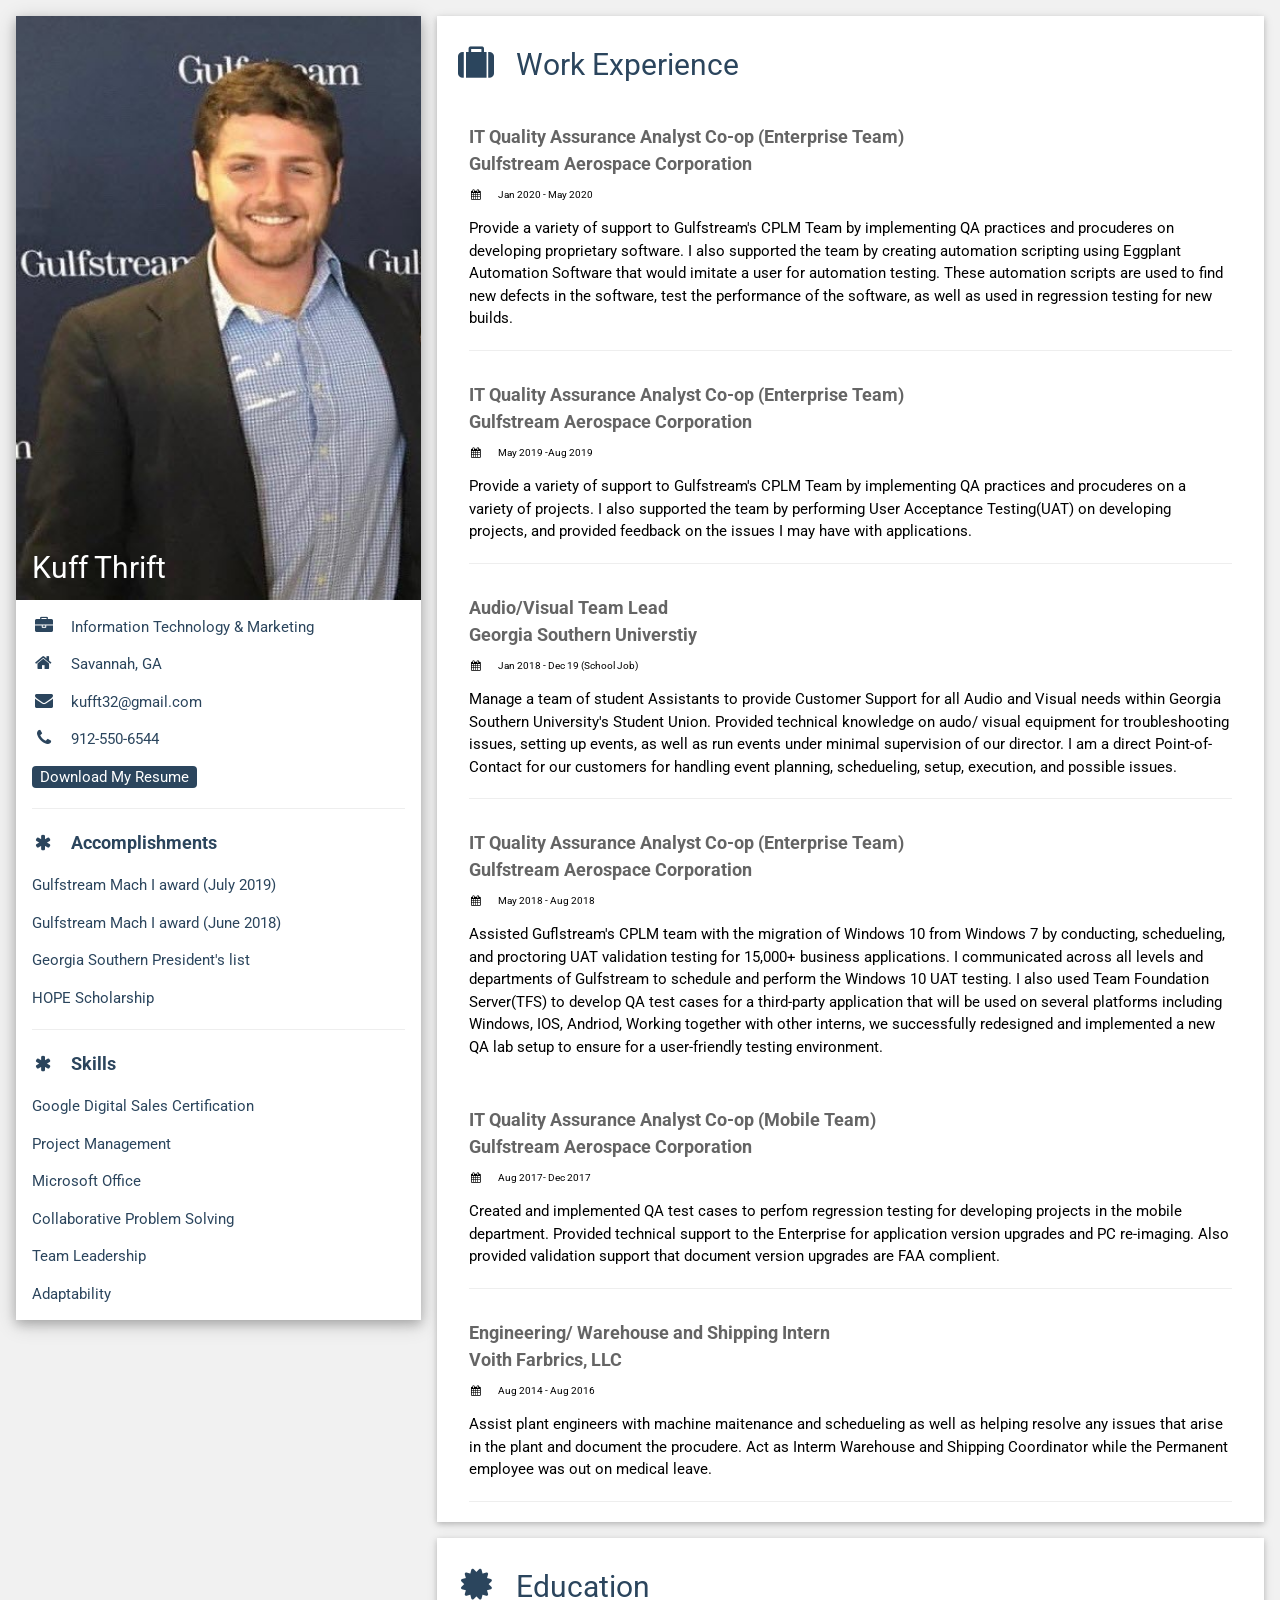
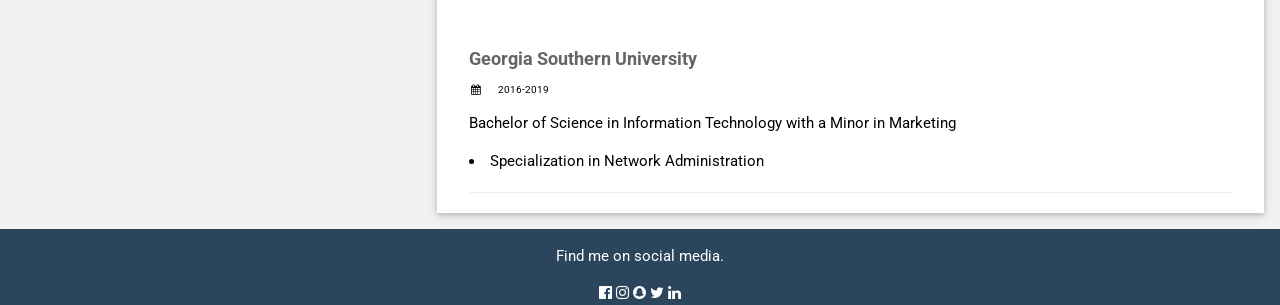
<file: index.html>
<!DOCTYPE html>
<html>
<head>
  <title>Kuff Thrift</title>
  <meta charset="UTF-8">
  <meta name="keywords" content="Information Technology, IT, Marketing, Sales, Management, Mechanics, Leadership, Networking, SAP, ERP, Enterprise, SCRUM, AGILE,">
  <link rel="stylesheet" href="extra2.css">
  <link rel='stylesheet' href='https://fonts.googleapis.com/css?family=Roboto'>
  <link rel="stylesheet" href="https://cdnjs.cloudflare.com/ajax/libs/font-awesome/4.7.0/css/font-awesome.min.css">
  <script async src="https://pagead2.googlesyndication.com/pagead/js/adsbygoogle.js"></script>
<script>
  (adsbygoogle = window.adsbygoogle || []).push({
    google_ad_client: "ca-pub-8898181731815978",
    enable_page_level_ads: true
  });
</script>
  <style>
    html,body,h1,h2,h3,h4,h5,h6 {font-family: "Roboto", sans-serif}
  </style>
  <!-- Global site tag (gtag.js) - Google Analytics -->
<script async src="https://www.googletagmanager.com/gtag/js?id=UA-144360440-1"></script>
<script>
  window.dataLayer = window.dataLayer || [];
  function gtag(){dataLayer.push(arguments);}
  gtag('js', new Date());

  gtag('config', 'UA-144360440-1');
</script>
</head>
<body class="w3-light-grey">

<!-- Page Container -->
<div class="w3-content w3-margin-top" style="max-width:1400px;">

  <!-- The Grid -->
  <div class="w3-row-padding">

    <!-- Left Column -->
    <div class="w3-third">

      <div class="w3-white w3-text-grey w3-card-4">
        <div class="w3-display-container">
          <img src="me3.jpg" style="width:100%" alt="Avatar">
          <div class="w3-display-bottomleft w3-container w3-text-black">
            <h2>Kuff Thrift</h2>
          </div>
        </div>
        <div class="w3-container">
          <p><i class="fa fa-briefcase fa-fw w3-margin-right w3-large w3-text-teal"></i>Information Technology & Marketing</p>
          <p><i class="fa fa-home fa-fw w3-margin-right w3-large w3-text-teal"></i>Savannah, GA</p>
          <p><i class="fa fa-envelope fa-fw w3-margin-right w3-large w3-text-teal"></i>kufft32@gmail.com</p>
          <p><i class="fa fa-phone fa-fw w3-margin-right w3-large w3-text-teal"></i>912-550-6544</p>
          <p id="resume"><span class="w3-tag w3-teal w3-round"><a href="Thrift-Andrew -Resume -20 (1).pdf" Download>Download My Resume</a></span><p>
          <hr>

          <p class="w3-large"><b><i class="fa fa-asterisk fa-fw w3-margin-right w3-text-teal"></i>Accomplishments</b></p>
          <p>Gulfstream Mach I award (July 2019)</p>
          <p>Gulfstream Mach I award (June 2018)</p>
          <p>Georgia Southern President's list</p>
          <p>HOPE Scholarship</p>



          <hr>
          <p class="w3-large"><b><i class="fa fa-asterisk fa-fw w3-margin-right w3-text-teal"></i>Skills</b></p>
          <p>Google Digital Sales Certification</p>
          <p>Project Management</p>
          <p>Microsoft Office</p>
          <p>Collaborative Problem Solving</p>
          <p>Team Leadership</p>
          <p>Adaptability</p>

        </div>
      </div><br>

    <!-- End Left Column -->
    </div>

    <!-- Right Column -->
    <div class="w3-twothird">

      <div class="w3-container w3-card w3-white w3-margin-bottom">
        <h2 class="w3-text-grey w3-padding-16"><i class="fa fa-suitcase fa-fw w3-margin-right w3-xxlarge w3-text-teal"></i>Work Experience</h2>
        <div class="w3-container">
          <h5 class="w3-opacity"><b>IT Quality Assurance Analyst Co-op (Enterprise Team)<br>Gulfstream Aerospace Corporation</b></h5>
          <h6 class="w3-text-teal"><i class="fa fa-calendar fa-fw w3-margin-right"></i>Jan 2020 - May 2020</h6>
          <p>Provide a variety of support to Gulfstream's CPLM Team by implementing QA practices and procuderes on developing proprietary software. I also supported the team by creating automation scripting
         using Eggplant Automation Software that would imitate a user for automation testing. These automation scripts are used to find new defects in the software, test the performance of the software, as
       well as used in regression testing for new builds.</p>
          <hr>
        </div>
        <div class="w3-container">
          <h5 class="w3-opacity"><b>IT Quality Assurance Analyst Co-op (Enterprise Team)<br>Gulfstream Aerospace Corporation</b></h5>
          <h6 class="w3-text-teal"><i class="fa fa-calendar fa-fw w3-margin-right"></i>May 2019 -Aug 2019</h6>
          <p>Provide a variety of support to Gulfstream's CPLM Team by implementing QA practices and procuderes on a variety of projects. I also supported the team by performing User Acceptance
          Testing(UAT) on developing projects, and provided feedback on the issues I may have with applications.</p>
          <hr>
        </div>
        <div class="w3-container">
          <h5 class="w3-opacity"><b>Audio/Visual Team Lead<br> Georgia Southern Universtiy</b></h5>
          <h6 class="w3-text-teal"><i class="fa fa-calendar fa-fw w3-margin-right"></i>Jan 2018 - Dec 19 (School Job)</h6>
          <p>Manage a team of student Assistants to provide Customer Support for all Audio and Visual needs within Georgia Southern University's Student Union.
             Provided technical knowledge on audo/ visual equipment for troubleshooting issues, setting up events, as well as run events under minimal supervision of our director.
             I am a direct Point-of-Contact for our customers for handling event planning, schedueling, setup, execution, and possible issues.
          <hr>
        </div>
        <div class="w3-container">
          <h5 class="w3-opacity"><b>IT Quality Assurance Analyst Co-op (Enterprise Team)<br> Gulfstream Aerospace Corporation</b></h5>
          <h6 class="w3-text-teal"><i class="fa fa-calendar fa-fw w3-margin-right"></i>May 2018 - Aug 2018</h6>
          <p>Assisted Guflstream's CPLM team with the migration of Windows 10 from Windows 7 by conducting, schedueling, and proctoring UAT validation testing for 15,000+ business applications.
            I communicated across all levels and departments of Gulfstream to schedule and perform the Windows 10 UAT testing.
            I also used Team Foundation Server(TFS) to develop QA test cases for a third-party application that will be used on several platforms including Windows, IOS, Andriod,
            Working together with other interns, we successfully redesigned and implemented a new QA lab setup to ensure for a user-friendly testing environment.
           </p><br>
        </div>
        <div class="w3-container">
          <h5 class="w3-opacity"><b>IT Quality Assurance Analyst Co-op (Mobile Team)<br> Gulfstream Aerospace Corporation</b></h5>
          <h6 class="w3-text-teal"><i class="fa fa-calendar fa-fw w3-margin-right"></i>Aug 2017- Dec 2017</h6>
          <p>Created and implemented QA test cases to perfom regression testing for developing projects in the mobile department. Provided technical support to the Enterprise
          for application version upgrades and PC re-imaging. Also provided validation support that document version upgrades are FAA complient.</p>
          <hr>
        </div>
        <div class="w3-container">
          <h5 class="w3-opacity"><b>Engineering/ Warehouse and Shipping Intern<br> Voith Farbrics, LLC</b></h5>
          <h6 class="w3-text-teal"><i class="fa fa-calendar fa-fw w3-margin-right"></i>Aug 2014 - Aug 2016</h6>
          <p>Assist plant engineers with machine maitenance and schedueling as well as helping resolve any issues that arise in the plant and document the procudere.
            Act as Interm Warehouse and Shipping Coordinator while the Permanent employee was out on medical leave.</p>
          <hr>
        </div>
      </div>

      <div class="w3-container w3-card w3-white">
        <h2 class="w3-text-grey w3-padding-16"><i class="fa fa-certificate fa-fw w3-margin-right w3-xxlarge w3-text-teal"></i>Education</h2>
        <div class="w3-container">
          <h5 class="w3-opacity"><b>Georgia Southern University</b></h5>
          <h6 class="w3-text-teal"><i class="fa fa-calendar fa-fw w3-margin-right"></i>2016-2019</h6>
          <p>Bachelor of Science in Information Technology with a Minor in Marketing<br>
            <li>Specialization in Network Administration  </li>
          </p>
          <hr>
        </div>

      </div>

    <!-- End Right Column -->
    </div>

  <!-- End Grid -->
  </div>

  <!-- End Page Container -->
</div>

<footer class="w3-container w3-teal w3-center w3-margin-top">
  <p>Find me on social media.</p>
  <a href="https://www.facebook.com/kuff.thrift" class="fa fa-facebook-official w3-hover-opacity"></a>
  <i class="fa fa-instagram w3-hover-opacity"></i>
  <i class="fa fa-snapchat w3-hover-opacity"></i>
  <i class="fa fa-twitter w3-hover-opacity"></i>
  <a href="https://www.linkedin.com/in/andrew-thrift" class="fa fa-linkedin w3-hover-opacity"></a>
</footer>

</body>
</html>
</file>
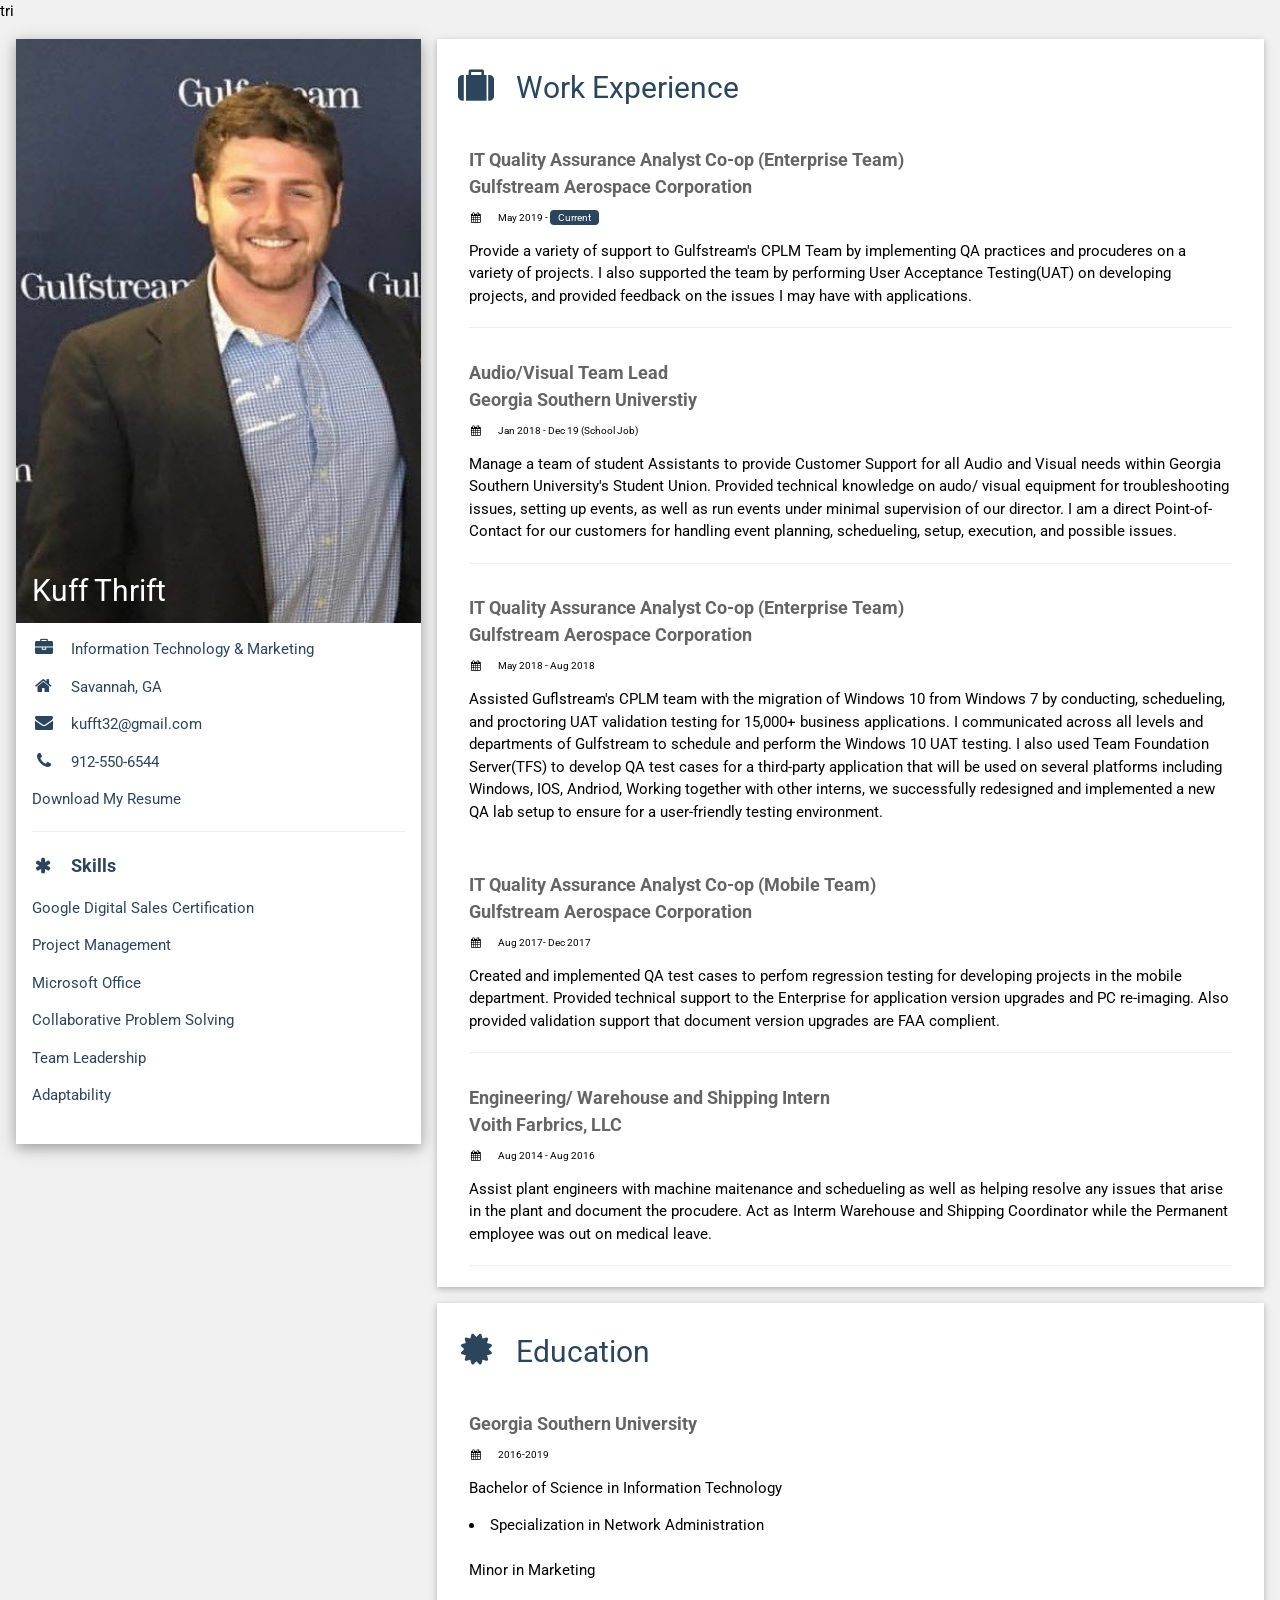
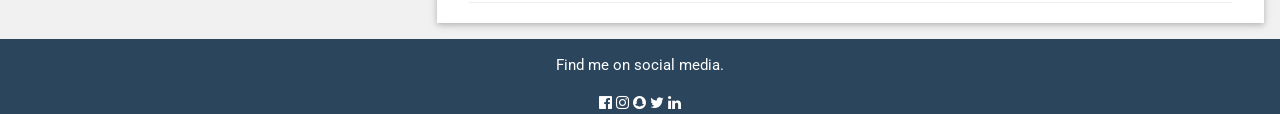
<file: extra.html>
tri<!DOCTYPE html>
<html>
<title>Kuff Thrift</title>
<meta charset="UTF-8">
<meta name="viewport" content="width=device-width, initial-scale=1">
<link rel="stylesheet" href="extra2.css">
<link rel='stylesheet' href='https://fonts.googleapis.com/css?family=Roboto'>
<link rel="stylesheet" href="https://cdnjs.cloudflare.com/ajax/libs/font-awesome/4.7.0/css/font-awesome.min.css">
<style>
html,body,h1,h2,h3,h4,h5,h6 {font-family: "Roboto", sans-serif}
</style>
<body class="w3-light-grey">

<!-- Page Container -->
<div class="w3-content w3-margin-top" style="max-width:1400px;">

  <!-- The Grid -->
  <div class="w3-row-padding">

    <!-- Left Column -->
    <div class="w3-third">

      <div class="w3-white w3-text-grey w3-card-4">
        <div class="w3-display-container">
          <img src="me3.jpg" style="width:100%" alt="Avatar">
          <div class="w3-display-bottomleft w3-container w3-text-black">
            <h2>Kuff Thrift</h2>
          </div>
        </div>
        <div class="w3-container">
          <p><i class="fa fa-briefcase fa-fw w3-margin-right w3-large w3-text-teal"></i>Information Technology & Marketing</p>
          <p><i class="fa fa-home fa-fw w3-margin-right w3-large w3-text-teal"></i>Savannah, GA</p>
          <p><i class="fa fa-envelope fa-fw w3-margin-right w3-large w3-text-teal"></i>kufft32@gmail.com</p>
          <p><i class="fa fa-phone fa-fw w3-margin-right w3-large w3-text-teal"></i>912-550-6544</p>
          <p><a href="C:/Users/u332230.GAC/Documents/new resume/Resume.pdf" Download>Download My Resume</a><p>
          <hr>

          <p class="w3-large"><b><i class="fa fa-asterisk fa-fw w3-margin-right w3-text-teal"></i>Skills</b></p>
          <p>Google Digital Sales Certification</p>
          <p>Project Management</p>
          <p>Microsoft Office</p>
          <p>Collaborative Problem Solving</p>
          <p>Team Leadership</p>
          <p>Adaptability</p>


          <br>


        </div>
      </div><br>

    <!-- End Left Column -->
    </div>

    <!-- Right Column -->
    <div class="w3-twothird">

      <div class="w3-container w3-card w3-white w3-margin-bottom">
        <h2 class="w3-text-grey w3-padding-16"><i class="fa fa-suitcase fa-fw w3-margin-right w3-xxlarge w3-text-teal"></i>Work Experience</h2>
        <div class="w3-container">
          <h5 class="w3-opacity"><b>IT Quality Assurance Analyst Co-op (Enterprise Team)<br>Gulfstream Aerospace Corporation</b></h5>
          <h6 class="w3-text-teal"><i class="fa fa-calendar fa-fw w3-margin-right"></i>May 2019 - <span class="w3-tag w3-teal w3-round">Current</span></h6>
          <p>Provide a variety of support to Gulfstream's CPLM Team by implementing QA practices and procuderes on a variety of projects. I also supported the team by performing User Acceptance
          Testing(UAT) on developing projects, and provided feedback on the issues I may have with applications.</p>
          <hr>
        </div>
        <div class="w3-container">
          <h5 class="w3-opacity"><b>Audio/Visual Team Lead<br> Georgia Southern Universtiy</b></h5>
          <h6 class="w3-text-teal"><i class="fa fa-calendar fa-fw w3-margin-right"></i>Jan 2018 - Dec 19 (School Job)</h6>
          <p>Manage a team of student Assistants to provide Customer Support for all Audio and Visual needs within Georgia Southern University's Student Union.
             Provided technical knowledge on audo/ visual equipment for troubleshooting issues, setting up events, as well as run events under minimal supervision of our director.
             I am a direct Point-of-Contact for our customers for handling event planning, schedueling, setup, execution, and possible issues.
          <hr>
        </div>
        <div class="w3-container">
          <h5 class="w3-opacity"><b>IT Quality Assurance Analyst Co-op (Enterprise Team)<br> Gulfstream Aerospace Corporation</b></h5>
          <h6 class="w3-text-teal"><i class="fa fa-calendar fa-fw w3-margin-right"></i>May 2018 - Aug 2018</h6>
          <p>Assisted Guflstream's CPLM team with the migration of Windows 10 from Windows 7 by conducting, schedueling, and proctoring UAT validation testing for 15,000+ business applications.
            I communicated across all levels and departments of Gulfstream to schedule and perform the Windows 10 UAT testing.
            I also used Team Foundation Server(TFS) to develop QA test cases for a third-party application that will be used on several platforms including Windows, IOS, Andriod,
            Working together with other interns, we successfully redesigned and implemented a new QA lab setup to ensure for a user-friendly testing environment.
           </p><br>
        </div>
        <div class="w3-container">
          <h5 class="w3-opacity"><b>IT Quality Assurance Analyst Co-op (Mobile Team)<br> Gulfstream Aerospace Corporation</b></h5>
          <h6 class="w3-text-teal"><i class="fa fa-calendar fa-fw w3-margin-right"></i>Aug 2017- Dec 2017</h6>
          <p>Created and implemented QA test cases to perfom regression testing for developing projects in the mobile department. Provided technical support to the Enterprise
          for application version upgrades and PC re-imaging. Also provided validation support that document version upgrades are FAA complient.</p>
          <hr>
        </div>
        <div class="w3-container">
          <h5 class="w3-opacity"><b>Engineering/ Warehouse and Shipping Intern<br> Voith Farbrics, LLC</b></h5>
          <h6 class="w3-text-teal"><i class="fa fa-calendar fa-fw w3-margin-right"></i>Aug 2014 - Aug 2016</h6>
          <p>Assist plant engineers with machine maitenance and schedueling as well as helping resolve any issues that arise in the plant and document the procudere.
            Act as Interm Warehouse and Shipping Coordinator while the Permanent employee was out on medical leave.</p>
          <hr>
        </div>
      </div>

      <div class="w3-container w3-card w3-white">
        <h2 class="w3-text-grey w3-padding-16"><i class="fa fa-certificate fa-fw w3-margin-right w3-xxlarge w3-text-teal"></i>Education</h2>
        <div class="w3-container">
          <h5 class="w3-opacity"><b>Georgia Southern University</b></h5>
          <h6 class="w3-text-teal"><i class="fa fa-calendar fa-fw w3-margin-right"></i>2016-2019</h6>
          <p>Bachelor of Science in Information Technology<br>
            <li>Specialization in Network Administration</li><br>
                  Minor in Marketing
          </p>
          <hr>
        </div>

      </div>

    <!-- End Right Column -->
    </div>

  <!-- End Grid -->
  </div>

  <!-- End Page Container -->
</div>

<footer class="w3-container w3-teal w3-center w3-margin-top">
  <p>Find me on social media.</p>
  <a href="https://www.facebook.com/kuff.thrift" class="fa fa-facebook-official w3-hover-opacity"></a>
  <i class="fa fa-instagram w3-hover-opacity"></i>
  <i class="fa fa-snapchat w3-hover-opacity"></i>
  <i class="fa fa-twitter w3-hover-opacity"></i>
  <a href="https://www.linkedin.com/in/andrew-thrift" class="fa fa-linkedin w3-hover-opacity"></a>
</footer>

</body>
</html>
</file>
<file: extra2.css>
/* W3.CSS 4.12 November 2018 by Jan Egil and Borge Refsnes */
html{
  box-sizing:border-box
  }
  *,*:before,*:after{
  box-sizing:inherit
}
/* Extract from normalize.css by Nicolas Gallagher and Jonathan Neal git.io/normalize */
html{
  -ms-text-size-adjust:100%;
  -webkit-text-size-adjust:100%
  }
  body{
    margin:0
  }
article,aside,details,figcaption,figure,footer,header,main,menu,nav,section,summary{
  display:block
}
audio,canvas,progress,video{
  display:inline-block
  }
  progress{
    vertical-align:baseline
  }
audio:not([controls]){
  display:none;height:0
  }
  [hidden],template{
    display:none
  }
a{
  background-color:transparent;
  -webkit-text-decoration-skip:objects
}
a:active,a:hover{
  outline-width:0
  }
  abbr[title]{
    border-bottom:none;
    text-decoration:underline;
    text-decoration:underline dotted
  }
dfn{
  font-style:italic
  }
  mark{
    background:#ff0;
    color:#000
  }
small{
  font-size:80%
  }
  sub,sup{
    font-size:75%;
    line-height:0;position:relative;
    vertical-align:baseline
  }
sub{
  bottom:-0.25em
  }
  sup{
    top:-0.5em
    }
    figure{
      margin:1em 40px
      }
      img{
        border-style:none
        }
        svg:not(:root){
          overflow:hidden
        }
code,kbd,pre,samp{
  font-family:monospace,monospace;
  font-size:1em
  }
  hr{
    box-sizing:content-box;height:0;
    overflow:visible
  }
button,input,select,textarea{
  font:inherit;
  margin:0
}
optgroup{
  font-weight:bold
}
button,input{
  overflow:visible
  }
  button,select{
    text-transform:none
  }
button,html [type=button],[type=reset],[type=submit]{
  -webkit-appearance:button
}
button::-moz-focus-inner, [type=button]::-moz-focus-inner, [type=reset]::-moz-focus-inner, [type=submit]::-moz-focus-inner{
  border-style:none;
  padding:0;
}
button:-moz-focusring, [type=button]:-moz-focusring, [type=reset]:-moz-focusring, [type=submit]:-moz-focusring{
  outline:1px dotted ButtonText
}
fieldset{
  border:1px solid #c0c0c0;
  margin:0 2px;
  padding:.35em .625em .75em
}
legend{
  color:inherit;
  display:table;max-width:100%;
  padding:0;
  white-space:normal
  }
  textarea{
    overflow:auto
  }
[type=checkbox],[type=radio]{
  padding:0
}
[type=number]::-webkit-inner-spin-button,[type=number]::-webkit-outer-spin-button{
  height:auto
}
[type=search]{
  -webkit-appearance:textfield;
  outline-offset:-2px
}
[type=search]::-webkit-search-cancel-button,[type=search]::-webkit-search-decoration{
  -webkit-appearance:none
}
::-webkit-input-placeholder{
  color:inherit;opacity:0.54
}
::-webkit-file-upload-button{
  -webkit-appearance:button;font:inherit
}
/* End extract */
html,body{
  font-family:Verdana,sans-serif;
  font-size:15px;
  line-height:1.5
  }
  html{
    overflow-x:hidden
  }
h1{
  font-size:36px}
  h2{
    font-size:30px
    }h3{
      font-size:24px
      }h4{
        font-size:20px
        }h5{
          font-size:18px
          }h6{
            ont-size:16px
            }
            .w3-serif{
              font-family:serif
            }
h1,h2,h3,h4,h5,h6{
  font-family:"Segoe UI",Arial,sans-serif;
  font-weight:400;
  margin:10px 0
  }
  .w3-wide{
    letter-spacing:4px
  }
hr{
  border:0;
  border-top:1px solid #eee;
  margin:20px 0
}
.w3-image{
  max-width:100%;
  height:auto
  }
  img{
    vertical-align:middle
    }
    a{
      color:inherit
    }
.w3-table,.w3-table-all
{border-collapse:collapse;
  border-spacing:0;
  width:100%;
  display:table
  }
  .w3-table-all{
    border:1px solid #ccc
  }
.w3-bordered tr,.w3-table-all tr{
  border-bottom:1px solid #ddd
  }
  .w3-striped tbody tr:nth-child(even){
    background-color:#f1f1f1
  }
.w3-table-all tr:nth-child(odd){
  background-color:#fff
  }
  .w3-table-all tr:nth-child(even){
    background-color:#f1f1f1
  }
.w3-hoverable tbody tr:hover,.w3-ul.w3-hoverable li:hover{background-color:#ccc}.w3-centered tr th,.w3-centered tr td{text-align:center}
.w3-table td,.w3-table th,.w3-table-all td,.w3-table-all th{padding:8px 8px;display:table-cell;text-align:left;vertical-align:top}
.w3-table th:first-child,.w3-table td:first-child,.w3-table-all th:first-child,.w3-table-all td:first-child{padding-left:16px}
.w3-btn,.w3-button{border:none;display:inline-block;padding:8px 16px;vertical-align:middle;overflow:hidden;text-decoration:none;color:inherit;background-color:inherit;text-align:center;cursor:pointer;white-space:nowrap}
.w3-btn:hover{box-shadow:0 8px 16px 0 rgba(0,0,0,0.2),0 6px 20px 0 rgba(0,0,0,0.19)}
.w3-btn,.w3-button{-webkit-touch-callout:none;-webkit-user-select:none;-khtml-user-select:none;-moz-user-select:none;-ms-user-select:none;user-select:none}
.w3-disabled,.w3-btn:disabled,.w3-button:disabled{cursor:not-allowed;opacity:0.3}.w3-disabled *,:disabled *{pointer-events:none}
.w3-btn.w3-disabled:hover,.w3-btn:disabled:hover{box-shadow:none}
.w3-badge,.w3-tag{background-color:#000;color:#fff;display:inline-block;padding-left:8px;padding-right:8px;text-align:center}.w3-badge{border-radius:50%}
.w3-ul{list-style-type:none;padding:0;margin:0}.w3-ul li{padding:8px 16px;border-bottom:1px solid #ddd}.w3-ul li:last-child{border-bottom:none}
.w3-tooltip,.w3-display-container{position:relative}.w3-tooltip .w3-text{display:none}.w3-tooltip:hover .w3-text{display:inline-block}
.w3-ripple:active{opacity:0.5}.w3-ripple{transition:opacity 0s}
.w3-input{padding:8px;display:block;border:none;border-bottom:1px solid #ccc;width:100%}
.w3-select{padding:9px 0;width:100%;border:none;border-bottom:1px solid #ccc}
.w3-dropdown-click,.w3-dropdown-hover{position:relative;display:inline-block;cursor:pointer}
.w3-dropdown-hover:hover .w3-dropdown-content{display:block}
.w3-dropdown-hover:first-child,.w3-dropdown-click:hover{background-color:#ccc;color:#000}
.w3-dropdown-hover:hover > .w3-button:first-child,.w3-dropdown-click:hover > .w3-button:first-child{background-color:#ccc;color:#000}
.w3-dropdown-content{cursor:auto;color:#000;background-color:#fff;display:none;position:absolute;min-width:160px;margin:0;padding:0;z-index:1}
.w3-check,.w3-radio{width:24px;height:24px;position:relative;top:6px}
.w3-sidebar{height:100%;width:200px;background-color:#fff;position:fixed!important;z-index:1;overflow:auto}
.w3-bar-block .w3-dropdown-hover,.w3-bar-block .w3-dropdown-click{width:100%}
.w3-bar-block .w3-dropdown-hover .w3-dropdown-content,.w3-bar-block .w3-dropdown-click .w3-dropdown-content{min-width:100%}
.w3-bar-block .w3-dropdown-hover .w3-button,.w3-bar-block .w3-dropdown-click .w3-button{width:100%;text-align:left;padding:8px 16px}
.w3-main,#main{transition:margin-left .4s}
.w3-modal{z-index:3;display:none;padding-top:100px;position:fixed;left:0;top:0;width:100%;height:100%;overflow:auto;background-color:rgb(0,0,0);background-color:rgba(0,0,0,0.4)}
.w3-modal-content{margin:auto;background-color:#fff;position:relative;padding:0;outline:0;width:600px}
.w3-bar{width:100%;overflow:hidden}.w3-center .w3-bar{display:inline-block;width:auto}
.w3-bar .w3-bar-item{padding:8px 16px;float:left;width:auto;border:none;display:block;outline:0}
.w3-bar .w3-dropdown-hover,.w3-bar .w3-dropdown-click{position:static;float:left}
.w3-bar .w3-button{white-space:normal}
.w3-bar-block .w3-bar-item{width:100%;display:block;padding:8px 16px;text-align:left;border:none;white-space:normal;float:none;outline:0}
.w3-bar-block.w3-center .w3-bar-item{text-align:center}.w3-block{display:block;width:100%}
.w3-responsive{display:block;overflow-x:auto}
.w3-container:after,.w3-container:before,.w3-panel:after,.w3-panel:before,.w3-row:after,.w3-row:before,.w3-row-padding:after,.w3-row-padding:before,
.w3-cell-row:before,.w3-cell-row:after,.w3-clear:after,.w3-clear:before,.w3-bar:before,.w3-bar:after{content:"";display:table;clear:both}
.w3-col,.w3-half,.w3-third,.w3-twothird,.w3-threequarter,.w3-quarter{float:left;width:100%}
.w3-col.s1{width:8.33333%}.w3-col.s2{width:16.66666%}.w3-col.s3{width:24.99999%}.w3-col.s4{width:33.33333%}
.w3-col.s5{width:41.66666%}.w3-col.s6{width:49.99999%}.w3-col.s7{width:58.33333%}.w3-col.s8{width:66.66666%}
.w3-col.s9{width:74.99999%}.w3-col.s10{width:83.33333%}.w3-col.s11{width:91.66666%}.w3-col.s12{width:99.99999%}
@media (min-width:601px){.w3-col.m1{width:8.33333%}.w3-col.m2{width:16.66666%}.w3-col.m3,.w3-quarter{width:24.99999%}.w3-col.m4,.w3-third{width:33.33333%}
.w3-col.m5{width:41.66666%}.w3-col.m6,.w3-half{width:49.99999%}.w3-col.m7{width:58.33333%}.w3-col.m8,.w3-twothird{width:66.66666%}
.w3-col.m9,.w3-threequarter{width:74.99999%}.w3-col.m10{width:83.33333%}.w3-col.m11{width:91.66666%}.w3-col.m12{width:99.99999%}}
@media (min-width:993px){.w3-col.l1{width:8.33333%}.w3-col.l2{width:16.66666%}.w3-col.l3{width:24.99999%}.w3-col.l4{width:33.33333%}
.w3-col.l5{width:41.66666%}.w3-col.l6{width:49.99999%}.w3-col.l7{width:58.33333%}.w3-col.l8{width:66.66666%}
.w3-col.l9{width:74.99999%}.w3-col.l10{width:83.33333%}.w3-col.l11{width:91.66666%}.w3-col.l12{width:99.99999%}}
.w3-rest{overflow:hidden}.w3-stretch{margin-left:-16px;margin-right:-16px}
.w3-content,.w3-auto{margin-left:auto;margin-right:auto}.w3-content{max-width:980px}.w3-auto{max-width:1140px}
.w3-cell-row{display:table;width:100%}.w3-cell{display:table-cell}
.w3-cell-top{vertical-align:top}.w3-cell-middle{vertical-align:middle}.w3-cell-bottom{vertical-align:bottom}
.w3-hide{display:none!important}.w3-show-block,.w3-show{display:block!important}.w3-show-inline-block{display:inline-block!important}
@media (max-width:1205px){.w3-auto{max-width:95%}}
@media (max-width:600px){.w3-modal-content{margin:0 10px;width:auto!important}.w3-modal{padding-top:30px}
.w3-dropdown-hover.w3-mobile .w3-dropdown-content,.w3-dropdown-click.w3-mobile .w3-dropdown-content{position:relative}
.w3-hide-small{display:none!important}.w3-mobile{display:block;width:100%!important}.w3-bar-item.w3-mobile,.w3-dropdown-hover.w3-mobile,.w3-dropdown-click.w3-mobile{text-align:center}
.w3-dropdown-hover.w3-mobile,.w3-dropdown-hover.w3-mobile .w3-btn,.w3-dropdown-hover.w3-mobile .w3-button,.w3-dropdown-click.w3-mobile,.w3-dropdown-click.w3-mobile .w3-btn,.w3-dropdown-click.w3-mobile .w3-button{width:100%}}
@media (max-width:768px){.w3-modal-content{width:500px}.w3-modal{padding-top:50px}}
@media (min-width:993px){.w3-modal-content{width:900px}.w3-hide-large{display:none!important}.w3-sidebar.w3-collapse{display:block!important}}
@media (max-width:992px) and (min-width:601px){.w3-hide-medium{display:none!important}}
@media (max-width:992px){.w3-sidebar.w3-collapse{display:none}.w3-main{margin-left:0!important;margin-right:0!important}.w3-auto{max-width:100%}}
.w3-top,.w3-bottom{position:fixed;width:100%;z-index:1}.w3-top{top:0}.w3-bottom{bottom:0}
.w3-overlay{position:fixed;display:none;width:100%;height:100%;top:0;left:0;right:0;bottom:0;background-color:rgba(0,0,0,0.5);z-index:2}
.w3-display-topleft{position:absolute;left:0;top:0}.w3-display-topright{position:absolute;right:0;top:0}
.w3-display-bottomleft{position:absolute;left:0;bottom:0}.w3-display-bottomright{position:absolute;right:0;bottom:0}
.w3-display-middle{position:absolute;top:50%;left:50%;transform:translate(-50%,-50%);-ms-transform:translate(-50%,-50%)}
.w3-display-left{position:absolute;top:50%;left:0%;transform:translate(0%,-50%);-ms-transform:translate(-0%,-50%)}
.w3-display-right{position:absolute;top:50%;right:0%;transform:translate(0%,-50%);-ms-transform:translate(0%,-50%)}
.w3-display-topmiddle{position:absolute;left:50%;top:0;transform:translate(-50%,0%);-ms-transform:translate(-50%,0%)}
.w3-display-bottommiddle{position:absolute;left:50%;bottom:0;transform:translate(-50%,0%);-ms-transform:translate(-50%,0%)}
.w3-display-container:hover .w3-display-hover{display:block}.w3-display-container:hover span.w3-display-hover{display:inline-block}.w3-display-hover{display:none}
.w3-display-position{position:absolute}
.w3-circle{border-radius:50%}
.w3-round-small{border-radius:2px}.w3-round,.w3-round-medium{border-radius:4px}.w3-round-large{border-radius:8px}.w3-round-xlarge{border-radius:16px}.w3-round-xxlarge{border-radius:32px}
.w3-row-padding,.w3-row-padding>.w3-half,.w3-row-padding>.w3-third,.w3-row-padding>.w3-twothird,.w3-row-padding>.w3-threequarter,.w3-row-padding>.w3-quarter,.w3-row-padding>.w3-col{padding:0 8px}
.w3-container,.w3-panel{padding:0.01em 16px}.w3-panel{margin-top:16px;margin-bottom:16px}
.w3-code,.w3-codespan{font-family:Consolas,"courier new";font-size:16px}
.w3-code{width:auto;background-color:#fff;padding:8px 12px;border-left:4px solid #4CAF50;word-wrap:break-word}
.w3-codespan{color:crimson;background-color:#f1f1f1;padding-left:4px;padding-right:4px;font-size:110%}
.w3-card,.w3-card-2{box-shadow:0 2px 5px 0 rgba(0,0,0,0.16),0 2px 10px 0 rgba(0,0,0,0.12)}
.w3-card-4,.w3-hover-shadow:hover{box-shadow:0 4px 10px 0 rgba(0,0,0,0.2),0 4px 20px 0 rgba(0,0,0,0.19)}
.w3-spin{animation:w3-spin 2s infinite linear}@keyframes w3-spin{0%{transform:rotate(0deg)}100%{transform:rotate(359deg)}}
.w3-animate-fading{animation:fading 10s infinite}@keyframes fading{0%{opacity:0}50%{opacity:1}100%{opacity:0}}
.w3-animate-opacity{animation:opac 0.8s}@keyframes opac{from{opacity:0} to{opacity:1}}
.w3-animate-top{position:relative;animation:animatetop 0.4s}@keyframes animatetop{from{top:-300px;opacity:0} to{top:0;opacity:1}}
.w3-animate-left{position:relative;animation:animateleft 0.4s}@keyframes animateleft{from{left:-300px;opacity:0} to{left:0;opacity:1}}
.w3-animate-right{position:relative;animation:animateright 0.4s}@keyframes animateright{from{right:-300px;opacity:0} to{right:0;opacity:1}}
.w3-animate-bottom{position:relative;animation:animatebottom 0.4s}@keyframes animatebottom{from{bottom:-300px;opacity:0} to{bottom:0;opacity:1}}
.w3-animate-zoom {animation:animatezoom 0.6s}@keyframes animatezoom{from{transform:scale(0)} to{transform:scale(1)}}
.w3-animate-input{transition:width 0.4s ease-in-out}.w3-animate-input:focus{width:100%!important}
.w3-opacity,.w3-hover-opacity:hover{opacity:0.60}.w3-opacity-off,.w3-hover-opacity-off:hover{opacity:1}
.w3-opacity-max{opacity:0.25}.w3-opacity-min{opacity:0.75}
.w3-greyscale-max,.w3-grayscale-max,.w3-hover-greyscale:hover,.w3-hover-grayscale:hover{filter:grayscale(100%)}
.w3-greyscale,.w3-grayscale{filter:grayscale(75%)}.w3-greyscale-min,.w3-grayscale-min{filter:grayscale(50%)}
.w3-sepia{filter:sepia(75%)}.w3-sepia-max,.w3-hover-sepia:hover{filter:sepia(100%)}.w3-sepia-min{filter:sepia(50%)}
.w3-tiny{font-size:10px!important}.w3-small{font-size:12px!important}.w3-medium{font-size:15px!important}.w3-large{font-size:18px!important}
.w3-xlarge{font-size:24px!important}.w3-xxlarge{font-size:36px!important}.w3-xxxlarge{font-size:48px!important}.w3-jumbo{font-size:64px!important}
.w3-left-align{text-align:left!important}.w3-right-align{text-align:right!important}.w3-justify{text-align:justify!important}.w3-center{text-align:center!important}
.w3-border-0{border:0!important}.w3-border{border:1px solid #ccc!important}
.w3-border-top{border-top:1px solid #ccc!important}.w3-border-bottom{border-bottom:1px solid #ccc!important}
.w3-border-left{border-left:1px solid #ccc!important}.w3-border-right{border-right:1px solid #ccc!important}
.w3-topbar{border-top:6px solid #ccc!important}.w3-bottombar{border-bottom:6px solid #ccc!important}
.w3-leftbar{border-left:6px solid #ccc!important}.w3-rightbar{border-right:6px solid #ccc!important}
.w3-section,.w3-code{margin-top:16px!important;margin-bottom:16px!important}
.w3-margin{margin:16px!important}.w3-margin-top{margin-top:16px!important}.w3-margin-bottom{margin-bottom:16px!important}
.w3-margin-left{margin-left:16px!important}.w3-margin-right{margin-right:16px!important}
.w3-padding-small{padding:4px 8px!important}.w3-padding{padding:8px 16px!important}.w3-padding-large{padding:12px 24px!important}
.w3-padding-16{padding-top:16px!important;padding-bottom:16px!important}.w3-padding-24{padding-top:24px!important;padding-bottom:24px!important}
.w3-padding-32{padding-top:32px!important;padding-bottom:32px!important}.w3-padding-48{padding-top:48px!important;padding-bottom:48px!important}
.w3-padding-64{padding-top:64px!important;padding-bottom:64px!important}
.w3-left{float:left!important}.w3-right{float:right!important}
.w3-button:hover{color:#000!important;background-color:#ccc!important}
.w3-transparent,.w3-hover-none:hover{background-color:transparent!important}
.w3-hover-none:hover{box-shadow:none!important}
/* Colors */
.w3-amber,.w3-hover-amber:hover{color:#000!important;background-color:#ffc107!important}
.w3-aqua,.w3-hover-aqua:hover{color:#000!important;background-color:#00ffff!important}
.w3-blue,.w3-hover-blue:hover{color:#fff!important;background-color:#2196F3!important}
.w3-light-blue,.w3-hover-light-blue:hover{color:#000!important;background-color:#87CEEB!important}
.w3-brown,.w3-hover-brown:hover{color:#fff!important;background-color:#795548!important}
.w3-cyan,.w3-hover-cyan:hover{color:#000!important;background-color:#00bcd4!important}
.w3-blue-grey,.w3-hover-blue-grey:hover,.w3-blue-gray,.w3-hover-blue-gray:hover{color:#fff!important;background-color:#607d8b!important}
.w3-green,.w3-hover-green:hover{color:#fff!important;background-color:#4CAF50!important}
.w3-light-green,.w3-hover-light-green:hover{color:#000!important;background-color:#8bc34a!important}
.w3-indigo,.w3-hover-indigo:hover{color:#fff!important;background-color:#3f51b5!important}
.w3-khaki,.w3-hover-khaki:hover{color:#000!important;background-color:#f0e68c!important}
.w3-lime,.w3-hover-lime:hover{color:#000!important;background-color:#cddc39!important}
.w3-orange,.w3-hover-orange:hover{color:#000!important;background-color:#ff9800!important}
.w3-deep-orange,.w3-hover-deep-orange:hover{color:#fff!important;background-color:#ff5722!important}
.w3-pink,.w3-hover-pink:hover{color:#fff!important;background-color:#e91e63!important}
.w3-purple,.w3-hover-purple:hover{color:#fff!important;background-color:#9c27b0!important}
.w3-deep-purple,.w3-hover-deep-purple:hover{color:#fff!important;background-color:#673ab7!important}
.w3-red,.w3-hover-red:hover{color:#fff!important;background-color:#f44336!important}
.w3-sand,.w3-hover-sand:hover{color:#000!important;background-color:#fdf5e6!important}
.w3-teal,.w3-hover-teal:hover{color:#fff!important;background-color:#2B455D!important}
.w3-yellow,.w3-hover-yellow:hover{color:#000!important;background-color:#ffeb3b!important}
.w3-white,.w3-hover-white:hover{color:#000!important;background-color:#fff!important}
.w3-black,.w3-hover-black:hover{color:#fff!important;background-color:#000!important}
.w3-grey,.w3-hover-grey:hover,.w3-gray,.w3-hover-gray:hover{color:#000!important;background-color:#9e9e9e!important}
.w3-light-grey,.w3-hover-light-grey:hover,.w3-light-gray,.w3-hover-light-gray:hover{color:#000!important;background-color:#f1f1f1!important}
.w3-dark-grey,.w3-hover-dark-grey:hover,.w3-dark-gray,.w3-hover-dark-gray:hover{color:#fff!important;background-color:#616161!important}
.w3-pale-red,.w3-hover-pale-red:hover{color:#000!important;background-color:#ffdddd!important}
.w3-pale-green,.w3-hover-pale-green:hover{color:#000!important;background-color:#ddffdd!important}
.w3-pale-yellow,.w3-hover-pale-yellow:hover{color:#000!important;background-color:#ffffcc!important}
.w3-pale-blue,.w3-hover-pale-blue:hover{color:#000!important;background-color:#ddffff!important}
.w3-text-amber,.w3-hover-text-amber:hover{color:#ffc107!important}
.w3-text-aqua,.w3-hover-text-aqua:hover{color:#00ffff!important}
.w3-text-blue,.w3-hover-text-blue:hover{color:#2196F3!important}
.w3-text-light-blue,.w3-hover-text-light-blue:hover{color:#87CEEB!important}
.w3-text-brown,.w3-hover-text-brown:hover{color:#795548!important}
.w3-text-cyan,.w3-hover-text-cyan:hover{color:#00bcd4!important}
.w3-text-blue-grey,.w3-hover-text-blue-grey:hover,.w3-text-blue-gray,.w3-hover-text-blue-gray:hover{color:#607d8b!important}
.w3-text-green,.w3-hover-text-green:hover{color:#4CAF50!important}
.w3-text-light-green,.w3-hover-text-light-green:hover{color:#8bc34a!important}
.w3-text-indigo,.w3-hover-text-indigo:hover{color:#3f51b5!important}
.w3-text-khaki,.w3-hover-text-khaki:hover{color:#b4aa50!important}
.w3-text-lime,.w3-hover-text-lime:hover{color:#cddc39!important}
.w3-text-orange,.w3-hover-text-orange:hover{color:#ff9800!important}
.w3-text-deep-orange,.w3-hover-text-deep-orange:hover{color:#ff5722!important}
.w3-text-pink,.w3-hover-text-pink:hover{color:#e91e63!important}
.w3-text-purple,.w3-hover-text-purple:hover{color:#9c27b0!important}
.w3-text-deep-purple,.w3-hover-text-deep-purple:hover{color:#673ab7!important}
.w3-text-red,.w3-hover-text-red:hover{color:#f44336!important}
.w3-text-sand,.w3-hover-text-sand:hover{color:#fdf5e6!important}
.w3-text-teal,.w3-hover-text-teal:hover{color:##2B455D!important}
.w3-text-yellow,.w3-hover-text-yellow:hover{color:#d2be0e!important}
.w3-text-white,.w3-hover-text-white:hover{color:#fff!important}
.w3-text-black,.w3-hover-text-black:hover{color:#fff!important}
.w3-text-grey,.w3-hover-text-grey:hover,.w3-text-gray,.w3-hover-text-gray:hover{color:#2B455D!important}
.w3-text-light-grey,.w3-hover-text-light-grey:hover,.w3-text-light-gray,.w3-hover-text-light-gray:hover{color:#f1f1f1!important}
.w3-text-dark-grey,.w3-hover-text-dark-grey:hover,.w3-text-dark-gray,.w3-hover-text-dark-gray:hover{color:#3a3a3a!important}
.w3-border-amber,.w3-hover-border-amber:hover{border-color:#ffc107!important}
.w3-border-aqua,.w3-hover-border-aqua:hover{border-color:#00ffff!important}
.w3-border-blue,.w3-hover-border-blue:hover{border-color:#2196F3!important}
.w3-border-light-blue,.w3-hover-border-light-blue:hover{border-color:#87CEEB!important}
.w3-border-brown,.w3-hover-border-brown:hover{border-color:#795548!important}
.w3-border-cyan,.w3-hover-border-cyan:hover{border-color:#00bcd4!important}
.w3-border-blue-grey,.w3-hover-border-blue-grey:hover,.w3-border-blue-gray,.w3-hover-border-blue-gray:hover{border-color:#607d8b!important}
.w3-border-green,.w3-hover-border-green:hover{border-color:#4CAF50!important}
.w3-border-light-green,.w3-hover-border-light-green:hover{border-color:#8bc34a!important}
.w3-border-indigo,.w3-hover-border-indigo:hover{border-color:#3f51b5!important}
.w3-border-khaki,.w3-hover-border-khaki:hover{border-color:#f0e68c!important}
.w3-border-lime,.w3-hover-border-lime:hover{border-color:#cddc39!important}
.w3-border-orange,.w3-hover-border-orange:hover{border-color:#ff9800!important}
.w3-border-deep-orange,.w3-hover-border-deep-orange:hover{border-color:#ff5722!important}
.w3-border-pink,.w3-hover-border-pink:hover{border-color:#e91e63!important}
.w3-border-purple,.w3-hover-border-purple:hover{border-color:#9c27b0!important}
.w3-border-deep-purple,.w3-hover-border-deep-purple:hover{border-color:#673ab7!important}
.w3-border-red,.w3-hover-border-red:hover{border-color:#f44336!important}
.w3-border-sand,.w3-hover-border-sand:hover{border-color:#fdf5e6!important}
.w3-border-teal,.w3-hover-border-teal:hover{border-color:#009688!important}
.w3-border-yellow,.w3-hover-border-yellow:hover{border-color:#ffeb3b!important}
.w3-border-white,.w3-hover-border-white:hover{border-color:#fff!important}
.w3-border-black,.w3-hover-border-black:hover{border-color:#000!important}
.w3-border-grey,.w3-hover-border-grey:hover,.w3-border-gray,.w3-hover-border-gray:hover{border-color:#9e9e9e!important}
.w3-border-light-grey,.w3-hover-border-light-grey:hover,.w3-border-light-gray,.w3-hover-border-light-gray:hover{border-color:#f1f1f1!important}
.w3-border-dark-grey,.w3-hover-border-dark-grey:hover,.w3-border-dark-gray,.w3-hover-border-dark-gray:hover{border-color:#616161!important}
.w3-border-pale-red,.w3-hover-border-pale-red:hover{border-color:#ffe7e7!important}.w3-border-pale-green,.w3-hover-border-pale-green:hover{border-color:#e7ffe7!important}
.w3-border-pale-yellow,.w3-hover-border-pale-yellow:hover{border-color:#ffffcc!important}.w3-border-pale-blue,.w3-hover-border-pale-blue:hover{border-color:#e7ffff!important}
a:link {
  text-decoration: none;
}

a:visited {
  text-decoration: none;
}

a:hover {
  text-decoration: none;
}

a:active {
  text-decoration: none;
}
</file>
